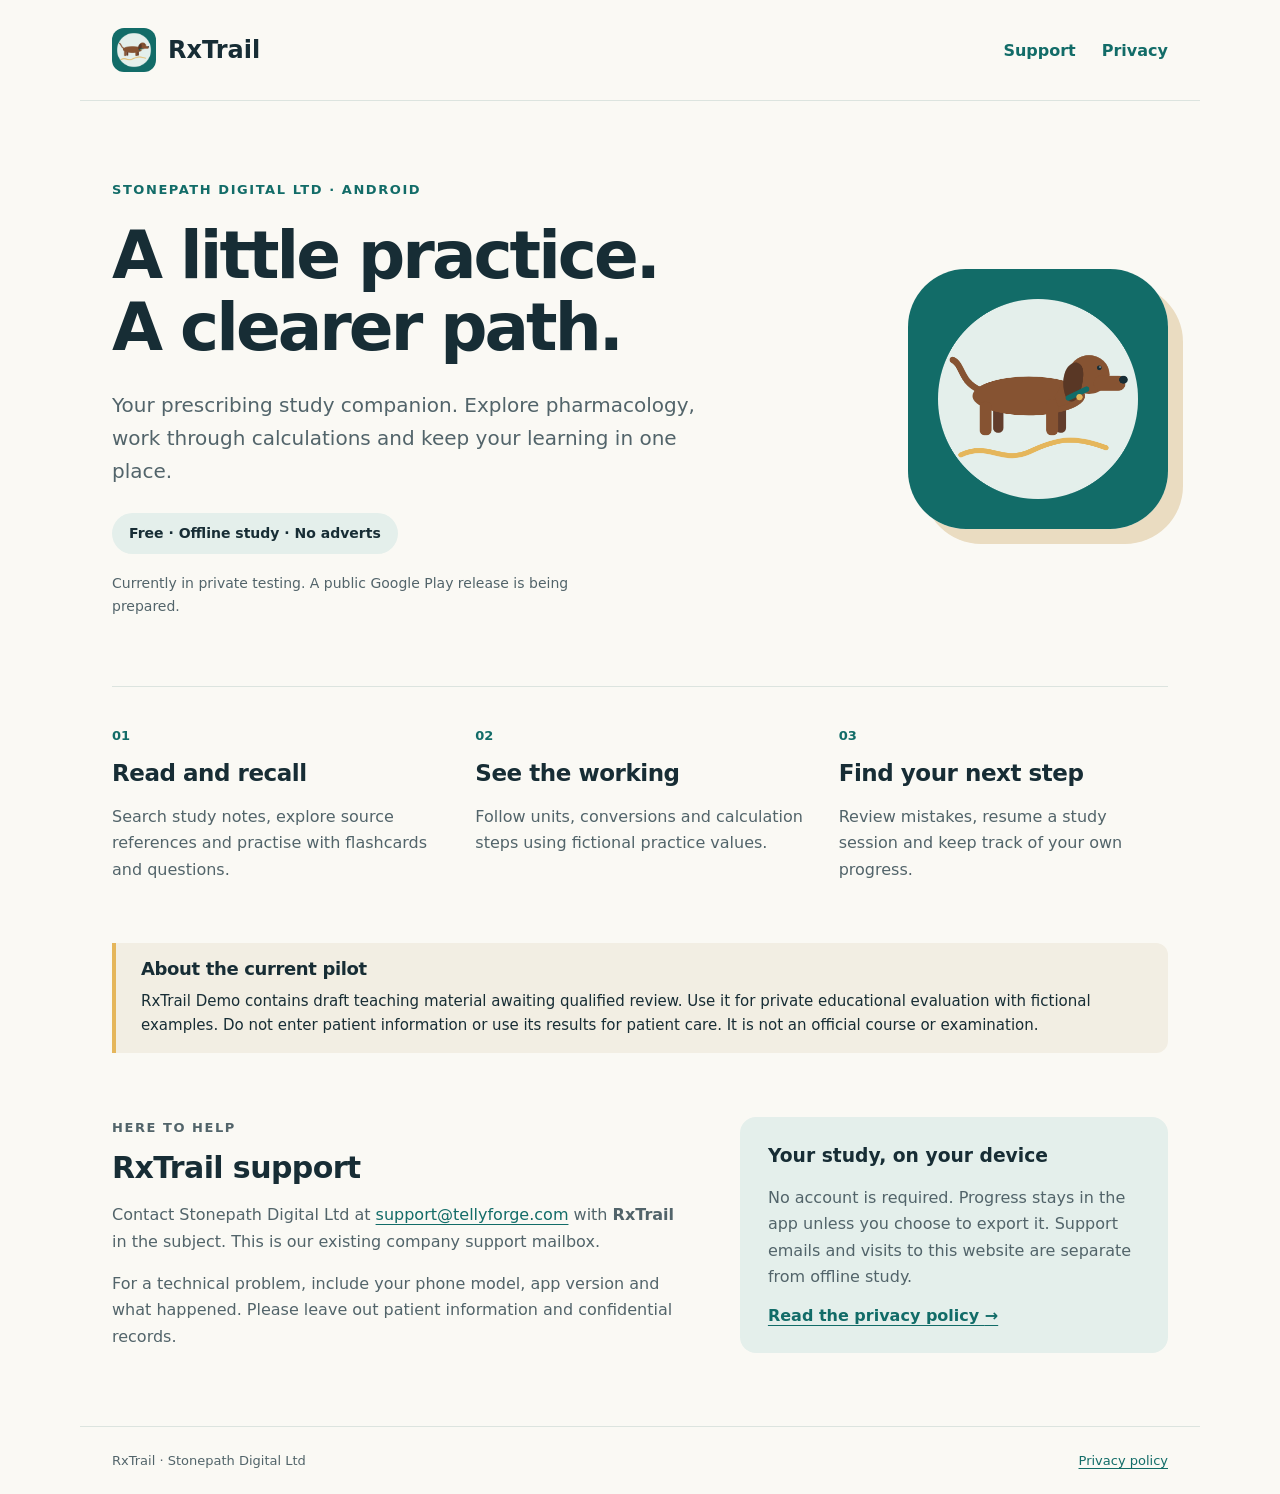
<file: index.html>
<!doctype html>
<html lang="en-GB">
<head>
  <meta charset="utf-8">
  <meta name="viewport" content="width=device-width, initial-scale=1">
  <meta name="description" content="RxTrail, an offline prescribing study companion from Stonepath Digital Ltd. Support and privacy information.">
  <meta name="theme-color" content="#126c68">
  <title>RxTrail — Study, practise, progress</title>
  <link rel="icon" href="icon.png" type="image/png">
  <link rel="stylesheet" href="styles.css">
</head>
<body>
  <a class="skip" href="#main">Skip to content</a>
  <header class="wrap"><a class="brand" href="./"><img src="icon.png" width="44" height="44" alt="">RxTrail</a><nav aria-label="Main"><a href="#support">Support</a><a href="privacy.html">Privacy</a></nav></header>
  <main id="main" class="wrap">
    <section class="hero">
      <div><p class="eyebrow">Stonepath Digital Ltd · Android</p><h1>A little practice.<br>A clearer path.</h1><p class="lead">Your prescribing study companion. Explore pharmacology, work through calculations and keep your learning in one place.</p><p class="badge">Free · Offline study · No adverts</p><p class="status">Currently in private testing. A public Google Play release is being prepared.</p></div>
      <img class="hero-pip" src="icon.png" width="280" height="280" alt="Pip, RxTrail’s chocolate dachshund companion">
    </section>
    <section class="features" aria-label="Study features">
      <article><span class="number">01</span><h2>Read and recall</h2><p>Search study notes, explore source references and practise with flashcards and questions.</p></article>
      <article><span class="number">02</span><h2>See the working</h2><p>Follow units, conversions and calculation steps using fictional practice values.</p></article>
      <article><span class="number">03</span><h2>Find your next step</h2><p>Review mistakes, resume a study session and keep track of your own progress.</p></article>
    </section>
    <section class="notice"><h2>About the current pilot</h2><p>RxTrail Demo contains draft teaching material awaiting qualified review. Use it for private educational evaluation with fictional examples. Do not enter patient information or use its results for patient care. It is not an official course or examination.</p></section>
    <section id="support" class="support"><div><p class="eyebrow">Here to help</p><h2>RxTrail support</h2><p>Contact Stonepath Digital Ltd at <a href="mailto:support@tellyforge.com?subject=RxTrail%20support">support@tellyforge.com</a> with <strong>RxTrail</strong> in the subject. This is our existing company support mailbox.</p><p>For a technical problem, include your phone model, app version and what happened. Please leave out patient information and confidential records.</p></div><div class="privacy-card"><h3>Your study, on your device</h3><p>No account is required. Progress stays in the app unless you choose to export it. Support emails and visits to this website are separate from offline study.</p><a href="privacy.html">Read the privacy policy <span aria-hidden="true">→</span></a></div></section>
  </main>
  <footer class="wrap"><span>RxTrail · Stonepath Digital Ltd</span><a href="privacy.html">Privacy policy</a></footer>
</body>
</html>
</file>
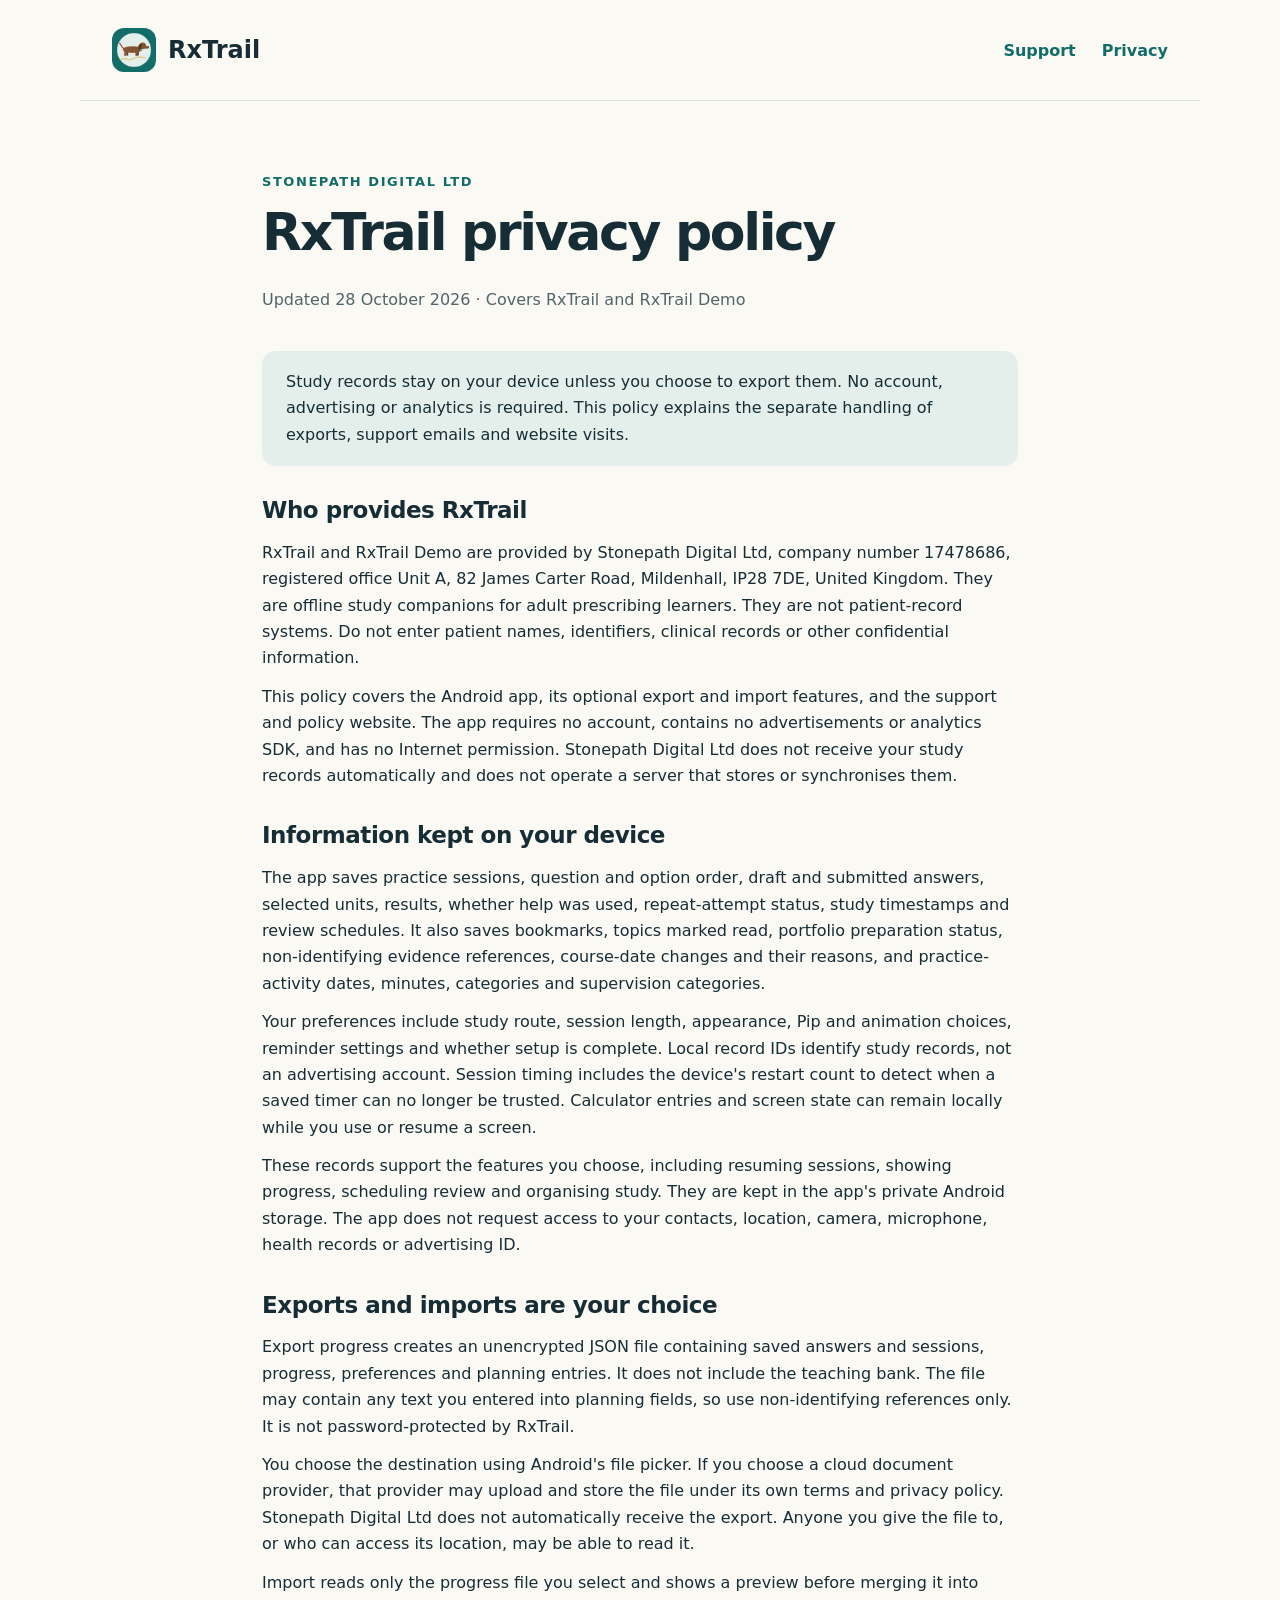
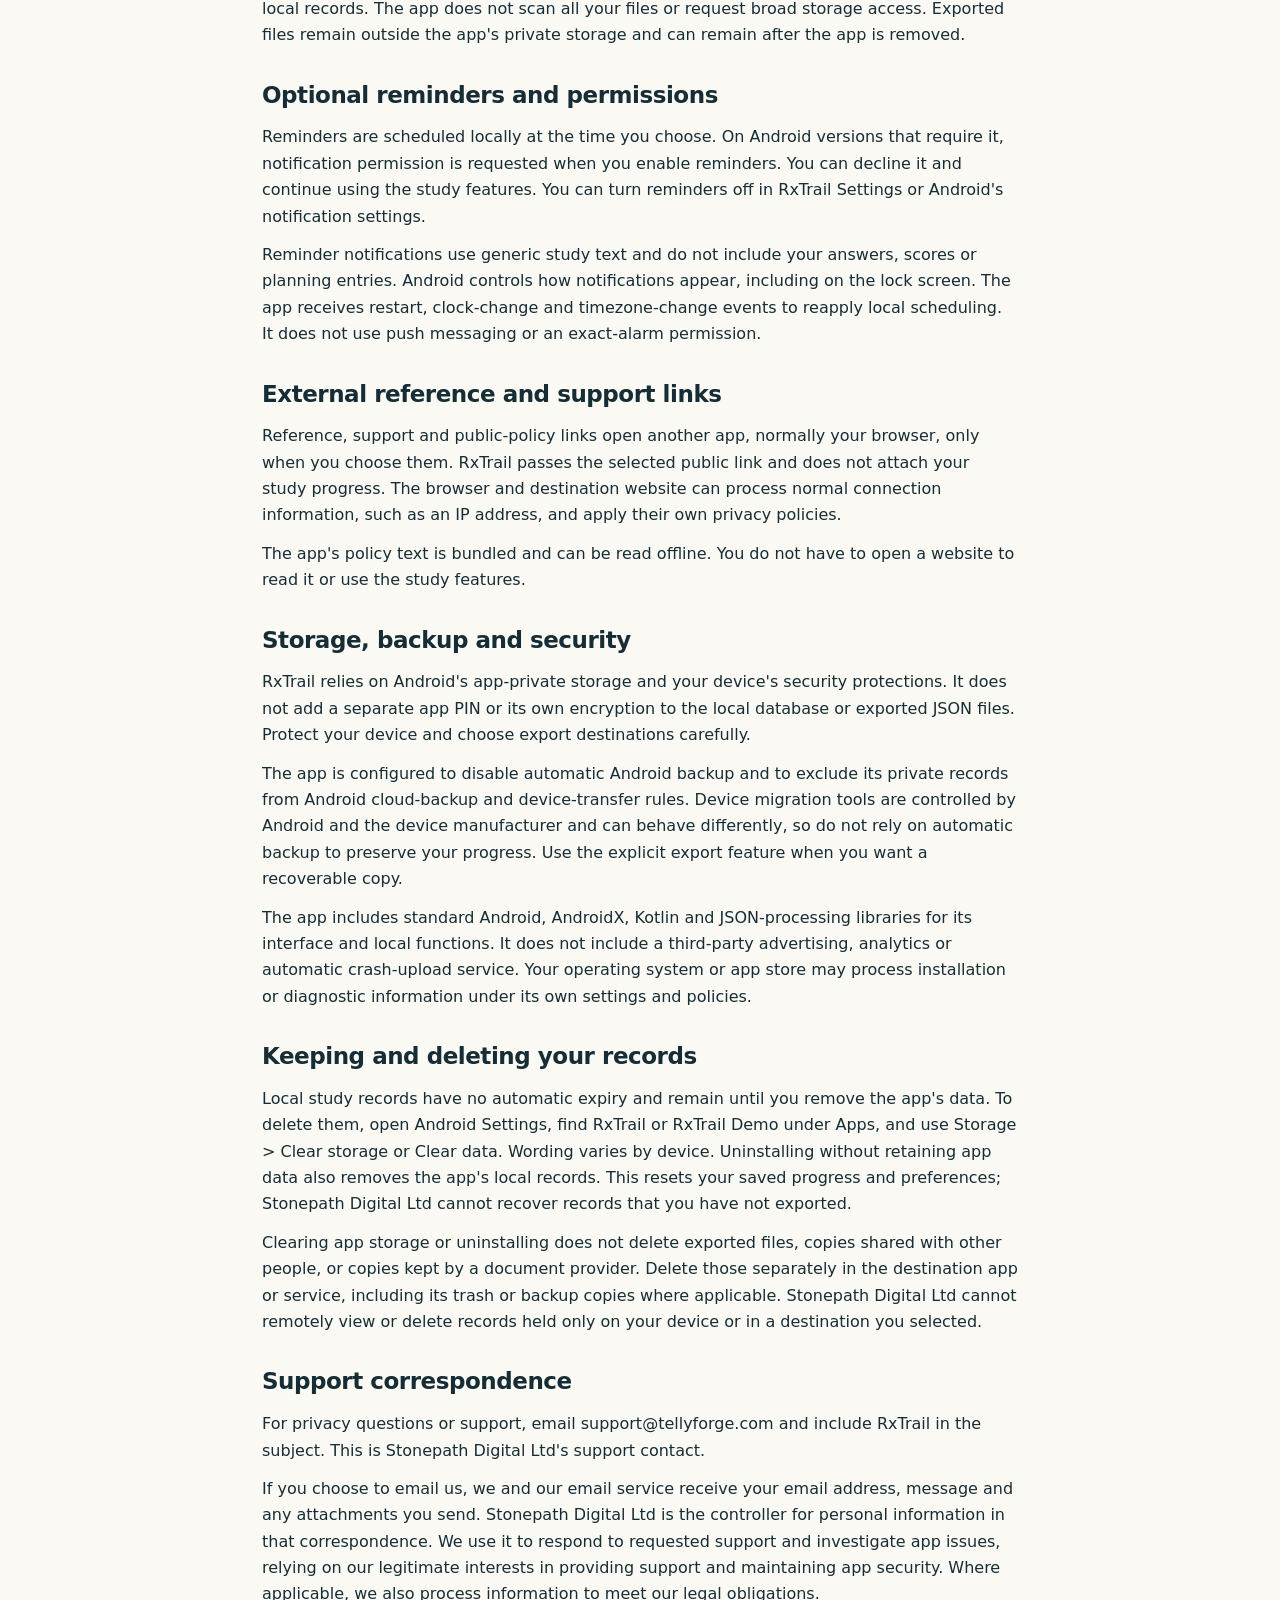
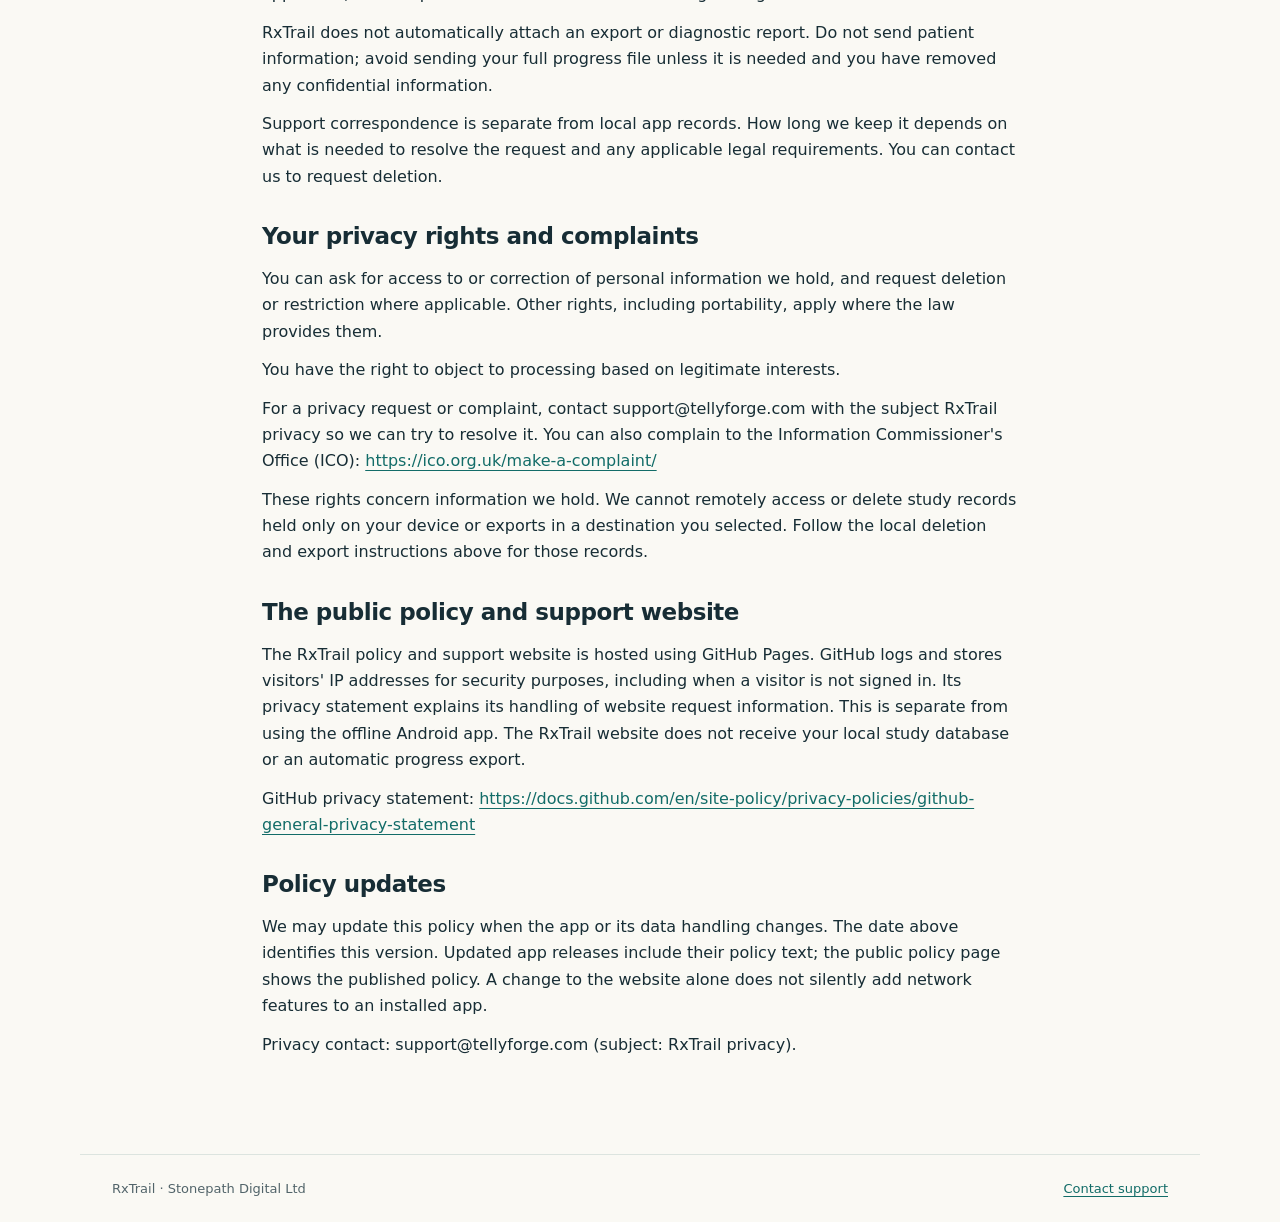
<file: privacy.html>
<!doctype html>
<html lang="en-GB"><head><meta charset="utf-8"><meta name="viewport" content="width=device-width, initial-scale=1">
<meta name="description" content="How RxTrail and Stonepath Digital Ltd handle local study records, optional exports and support correspondence.">
<meta name="policy-source-sha256" content="4eebf3ed8e4b10ec2bdbb2163c4daf5b93b514ca4070d5cfb6adf996a275dcae"><title>RxTrail privacy policy — Stonepath Digital Ltd</title>
<link rel="icon" href="icon.png" type="image/png"><link rel="stylesheet" href="styles.css"></head>
<body><a class="skip" href="#main">Skip to content</a>
<header class="wrap"><a class="brand" href="./"><img src="icon.png" width="44" height="44" alt="">RxTrail</a><nav aria-label="Main"><a href="./#support">Support</a><a href="privacy.html" aria-current="page">Privacy</a></nav></header>
<main id="main" class="wrap policy"><p class="eyebrow">Stonepath Digital Ltd</p><h1>RxTrail privacy policy</h1><p class="meta">Updated 28 October 2026 · Covers RxTrail and RxTrail Demo</p>
<p class="policy-summary">Study records stay on your device unless you choose to export them. No account, advertising or analytics is required. This policy explains the separate handling of exports, support emails and website visits.</p>
<section><h2>Who provides RxTrail</h2><p>RxTrail and RxTrail Demo are provided by Stonepath Digital Ltd, company number 17478686, registered office Unit A, 82 James Carter Road, Mildenhall, IP28 7DE, United Kingdom. They are offline study companions for adult prescribing learners. They are not patient-record systems. Do not enter patient names, identifiers, clinical records or other confidential information.</p><p>This policy covers the Android app, its optional export and import features, and the support and policy website. The app requires no account, contains no advertisements or analytics SDK, and has no Internet permission. Stonepath Digital Ltd does not receive your study records automatically and does not operate a server that stores or synchronises them.</p></section>
<section><h2>Information kept on your device</h2><p>The app saves practice sessions, question and option order, draft and submitted answers, selected units, results, whether help was used, repeat-attempt status, study timestamps and review schedules. It also saves bookmarks, topics marked read, portfolio preparation status, non-identifying evidence references, course-date changes and their reasons, and practice-activity dates, minutes, categories and supervision categories.</p><p>Your preferences include study route, session length, appearance, Pip and animation choices, reminder settings and whether setup is complete. Local record IDs identify study records, not an advertising account. Session timing includes the device&#x27;s restart count to detect when a saved timer can no longer be trusted. Calculator entries and screen state can remain locally while you use or resume a screen.</p><p>These records support the features you choose, including resuming sessions, showing progress, scheduling review and organising study. They are kept in the app&#x27;s private Android storage. The app does not request access to your contacts, location, camera, microphone, health records or advertising ID.</p></section>
<section><h2>Exports and imports are your choice</h2><p>Export progress creates an unencrypted JSON file containing saved answers and sessions, progress, preferences and planning entries. It does not include the teaching bank. The file may contain any text you entered into planning fields, so use non-identifying references only. It is not password-protected by RxTrail.</p><p>You choose the destination using Android&#x27;s file picker. If you choose a cloud document provider, that provider may upload and store the file under its own terms and privacy policy. Stonepath Digital Ltd does not automatically receive the export. Anyone you give the file to, or who can access its location, may be able to read it.</p><p>Import reads only the progress file you select and shows a preview before merging it into local records. The app does not scan all your files or request broad storage access. Exported files remain outside the app&#x27;s private storage and can remain after the app is removed.</p></section>
<section><h2>Optional reminders and permissions</h2><p>Reminders are scheduled locally at the time you choose. On Android versions that require it, notification permission is requested when you enable reminders. You can decline it and continue using the study features. You can turn reminders off in RxTrail Settings or Android&#x27;s notification settings.</p><p>Reminder notifications use generic study text and do not include your answers, scores or planning entries. Android controls how notifications appear, including on the lock screen. The app receives restart, clock-change and timezone-change events to reapply local scheduling. It does not use push messaging or an exact-alarm permission.</p></section>
<section><h2>External reference and support links</h2><p>Reference, support and public-policy links open another app, normally your browser, only when you choose them. RxTrail passes the selected public link and does not attach your study progress. The browser and destination website can process normal connection information, such as an IP address, and apply their own privacy policies.</p><p>The app&#x27;s policy text is bundled and can be read offline. You do not have to open a website to read it or use the study features.</p></section>
<section><h2>Storage, backup and security</h2><p>RxTrail relies on Android&#x27;s app-private storage and your device&#x27;s security protections. It does not add a separate app PIN or its own encryption to the local database or exported JSON files. Protect your device and choose export destinations carefully.</p><p>The app is configured to disable automatic Android backup and to exclude its private records from Android cloud-backup and device-transfer rules. Device migration tools are controlled by Android and the device manufacturer and can behave differently, so do not rely on automatic backup to preserve your progress. Use the explicit export feature when you want a recoverable copy.</p><p>The app includes standard Android, AndroidX, Kotlin and JSON-processing libraries for its interface and local functions. It does not include a third-party advertising, analytics or automatic crash-upload service. Your operating system or app store may process installation or diagnostic information under its own settings and policies.</p></section>
<section><h2>Keeping and deleting your records</h2><p>Local study records have no automatic expiry and remain until you remove the app&#x27;s data. To delete them, open Android Settings, find RxTrail or RxTrail Demo under Apps, and use Storage &gt; Clear storage or Clear data. Wording varies by device. Uninstalling without retaining app data also removes the app&#x27;s local records. This resets your saved progress and preferences; Stonepath Digital Ltd cannot recover records that you have not exported.</p><p>Clearing app storage or uninstalling does not delete exported files, copies shared with other people, or copies kept by a document provider. Delete those separately in the destination app or service, including its trash or backup copies where applicable. Stonepath Digital Ltd cannot remotely view or delete records held only on your device or in a destination you selected.</p></section>
<section><h2>Support correspondence</h2><p>For privacy questions or support, email support@tellyforge.com and include RxTrail in the subject. This is Stonepath Digital Ltd&#x27;s support contact.</p><p>If you choose to email us, we and our email service receive your email address, message and any attachments you send. Stonepath Digital Ltd is the controller for personal information in that correspondence. We use it to respond to requested support and investigate app issues, relying on our legitimate interests in providing support and maintaining app security. Where applicable, we also process information to meet our legal obligations.</p><p>RxTrail does not automatically attach an export or diagnostic report. Do not send patient information; avoid sending your full progress file unless it is needed and you have removed any confidential information.</p><p>Support correspondence is separate from local app records. How long we keep it depends on what is needed to resolve the request and any applicable legal requirements. You can contact us to request deletion.</p></section>
<section><h2>Your privacy rights and complaints</h2><p>You can ask for access to or correction of personal information we hold, and request deletion or restriction where applicable. Other rights, including portability, apply where the law provides them.</p><p>You have the right to object to processing based on legitimate interests.</p><p>For a privacy request or complaint, contact support@tellyforge.com with the subject RxTrail privacy so we can try to resolve it. You can also complain to the Information Commissioner&#x27;s Office (ICO): <a href="https://ico.org.uk/make-a-complaint/">https://ico.org.uk/make-a-complaint/</a></p><p>These rights concern information we hold. We cannot remotely access or delete study records held only on your device or exports in a destination you selected. Follow the local deletion and export instructions above for those records.</p></section>
<section><h2>The public policy and support website</h2><p>The RxTrail policy and support website is hosted using GitHub Pages. GitHub logs and stores visitors&#x27; IP addresses for security purposes, including when a visitor is not signed in. Its privacy statement explains its handling of website request information. This is separate from using the offline Android app. The RxTrail website does not receive your local study database or an automatic progress export.</p><p>GitHub privacy statement: <a href="https://docs.github.com/en/site-policy/privacy-policies/github-general-privacy-statement">https://docs.github.com/en/site-policy/privacy-policies/github-general-privacy-statement</a></p></section>
<section><h2>Policy updates</h2><p>We may update this policy when the app or its data handling changes. The date above identifies this version. Updated app releases include their policy text; the public policy page shows the published policy. A change to the website alone does not silently add network features to an installed app.</p><p>Privacy contact: support@tellyforge.com (subject: RxTrail privacy).</p></section></main><footer class="wrap"><span>RxTrail · Stonepath Digital Ltd</span><a href="./#support">Contact support</a></footer></body></html>
</file>
<file: styles.css>
:root{color-scheme:light;--ink:#172d35;--teal:#126c68;--paper:#faf9f4;--muted:#52646a;--line:#dce4df;--soft:#e4efeb;--gold:#e5b65b;font-family:system-ui,-apple-system,"Segoe UI",sans-serif;color:var(--ink);background:var(--paper);font-synthesis:none}
*{box-sizing:border-box}body{margin:0}a{color:var(--teal);text-underline-offset:.22em}a:hover{text-decoration-thickness:2px}a:focus-visible{outline:3px solid #b87812;outline-offset:5px;border-radius:3px}.wrap{max-width:1120px;margin:auto;padding-inline:32px}header{display:flex;align-items:center;justify-content:space-between;gap:24px;padding-block:28px;border-bottom:1px solid var(--line)}.brand{display:inline-flex;align-items:center;gap:12px;text-decoration:none;font-weight:750;font-size:24px;color:var(--ink)}.brand img{border-radius:12px}nav{display:flex;gap:26px}nav a{text-decoration:none;font-weight:600}.hero{display:flex;gap:64px;align-items:center;justify-content:space-between;padding:78px 0 68px}.eyebrow{font-size:13px;letter-spacing:.12em;text-transform:uppercase;font-weight:700;color:var(--teal);margin:0 0 20px}h1{font-size:clamp(40px,5.8vw,66px);letter-spacing:-.045em;line-height:1.08;margin:0 0 26px;font-weight:750}p{line-height:1.65}.lead{font-size:20px;max-width:620px;color:var(--muted);margin:0 0 25px}.badge{display:inline-block;background:var(--soft);border-radius:30px;padding:9px 17px;font-weight:650;font-size:14px;margin:0 0 18px}.status{font-size:14px;color:var(--muted);max-width:460px;margin:0}.hero-pip{flex-shrink:0;width:260px;height:260px;border-radius:58px;box-shadow:15px 15px 0 #eadcc1}.features{display:grid;grid-template-columns:repeat(3,minmax(0,1fr));gap:34px;padding:38px 0 44px;border-top:1px solid var(--line)}.number{font-size:13px;font-weight:700;color:var(--teal)}h2{font-size:23px;letter-spacing:-.02em;line-height:1.25;margin:15px 0}h3{margin-top:0}.features p,.support p{color:var(--muted)}.notice{border-left:4px solid var(--gold);background:#f2eee3;padding:15px 25px;margin:0 0 54px;border-radius:0 12px 12px 0}.notice h2{font-size:18px;margin:0 0 8px}.notice p{font-size:15px;margin:0}.support{display:grid;grid-template-columns:1.35fr 1fr;gap:50px;padding:10px 0 60px}.support .eyebrow{margin-bottom:10px}.support h2{font-size:30px;margin-top:0}.privacy-card{background:var(--soft);padding:28px;border-radius:16px;align-self:start}.privacy-card a{font-weight:650}footer{display:flex;justify-content:space-between;gap:25px;padding-block:26px;border-top:1px solid var(--line);font-size:13px;color:var(--muted)}.policy{max-width:820px;padding-top:58px;padding-bottom:64px}.policy h1{font-size:clamp(34px,5vw,52px)}.policy .meta{color:var(--muted);margin-bottom:38px}.policy section{margin-bottom:32px}.policy h2{font-size:23px}.policy p{margin:12px 0;overflow-wrap:anywhere}.policy .policy-summary{background:var(--soft);padding:18px 24px;border-radius:14px;margin:30px 0}.skip{position:absolute;left:20px;top:-80px;background:white;padding:12px;z-index:10}.skip:focus{top:10px}@media(max-width:760px){.wrap{padding-inline:22px}.hero{gap:30px;padding-block:48px;align-items:flex-start}.hero-pip{width:145px;height:145px;border-radius:34px;box-shadow:8px 8px 0 #eadcc1}.lead{font-size:18px}.features{grid-template-columns:1fr;gap:18px}.features article{max-width:580px}.features h2{margin-top:7px}.features p{margin-bottom:0}.support{grid-template-columns:1fr;gap:24px}.notice{margin-bottom:34px}}@media(max-width:520px){header{padding-block:20px}nav{gap:17px;font-size:14px}.brand{font-size:22px}.hero{display:block}.hero-pip{margin-top:32px;width:130px;height:130px}.eyebrow{font-size:11px}.hero h1{font-size:43px}.policy{padding-top:36px}footer{flex-direction:column;gap:10px}}
</file>
